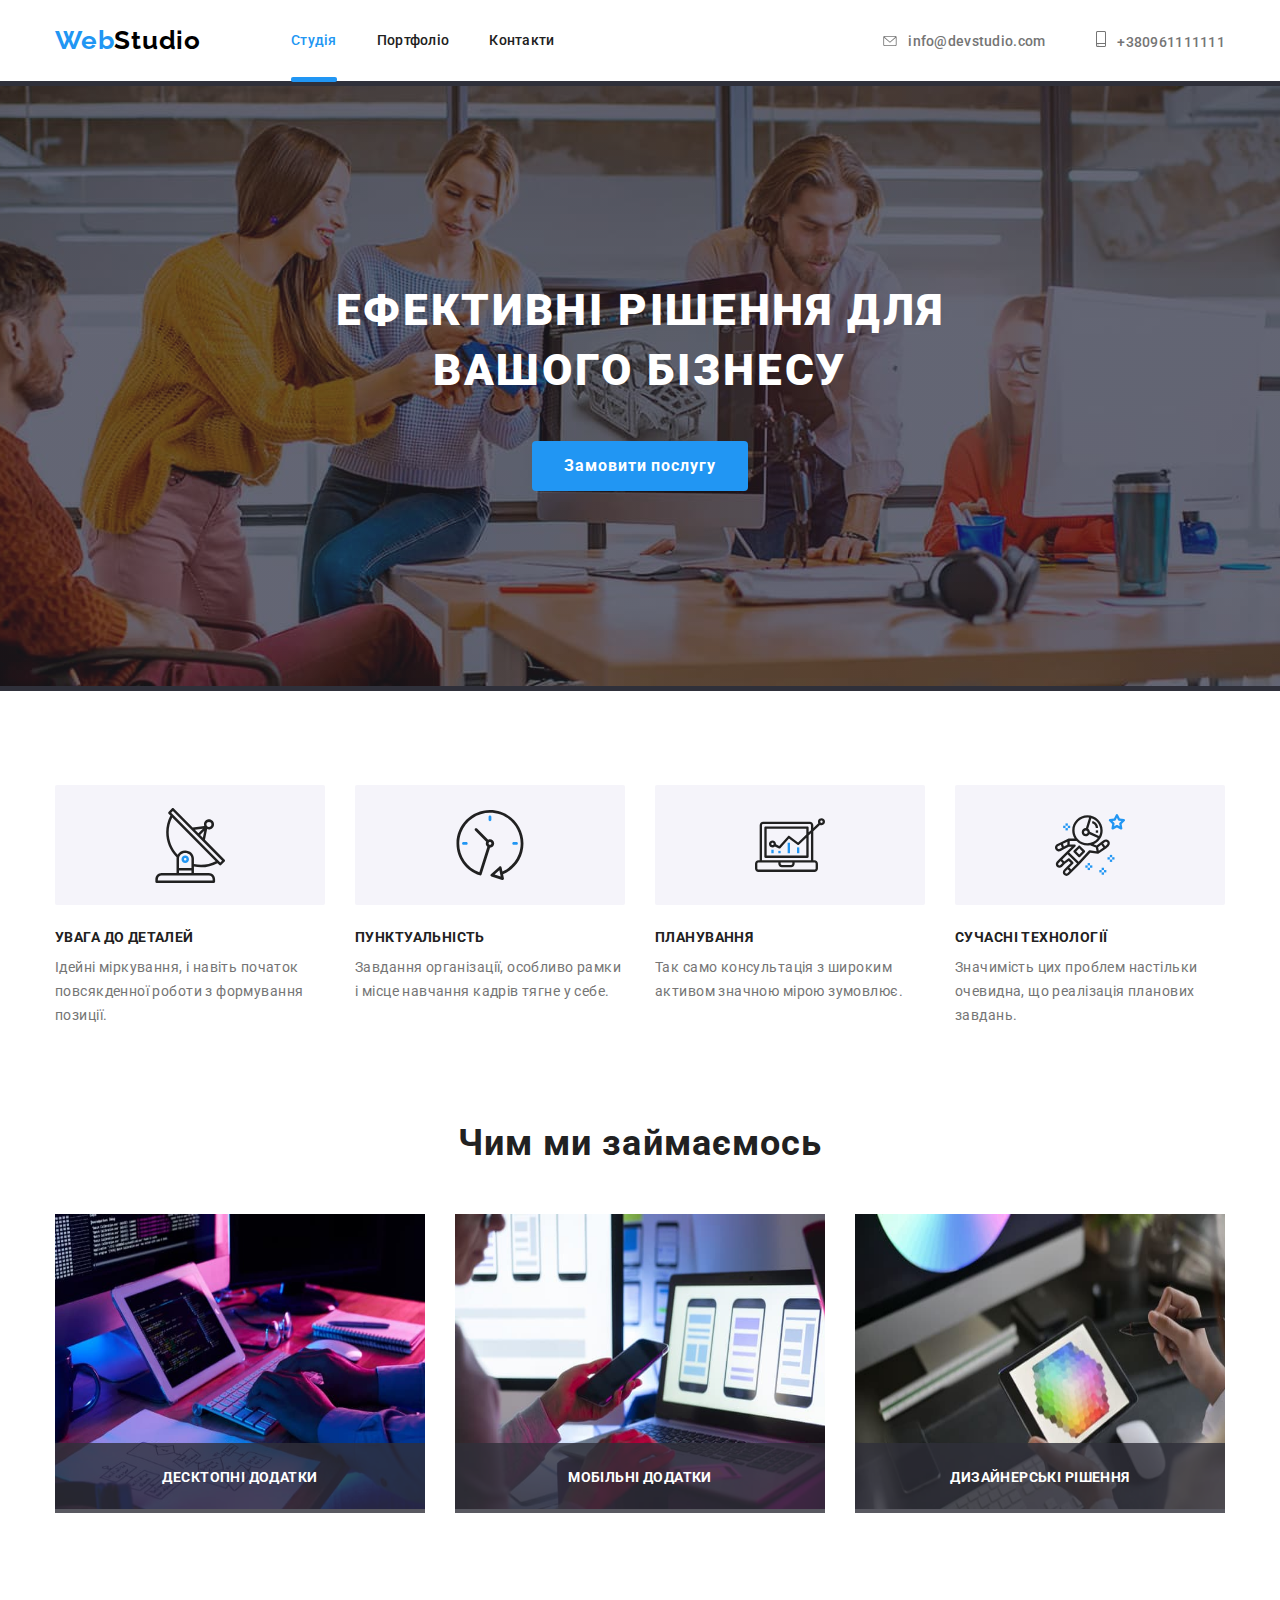
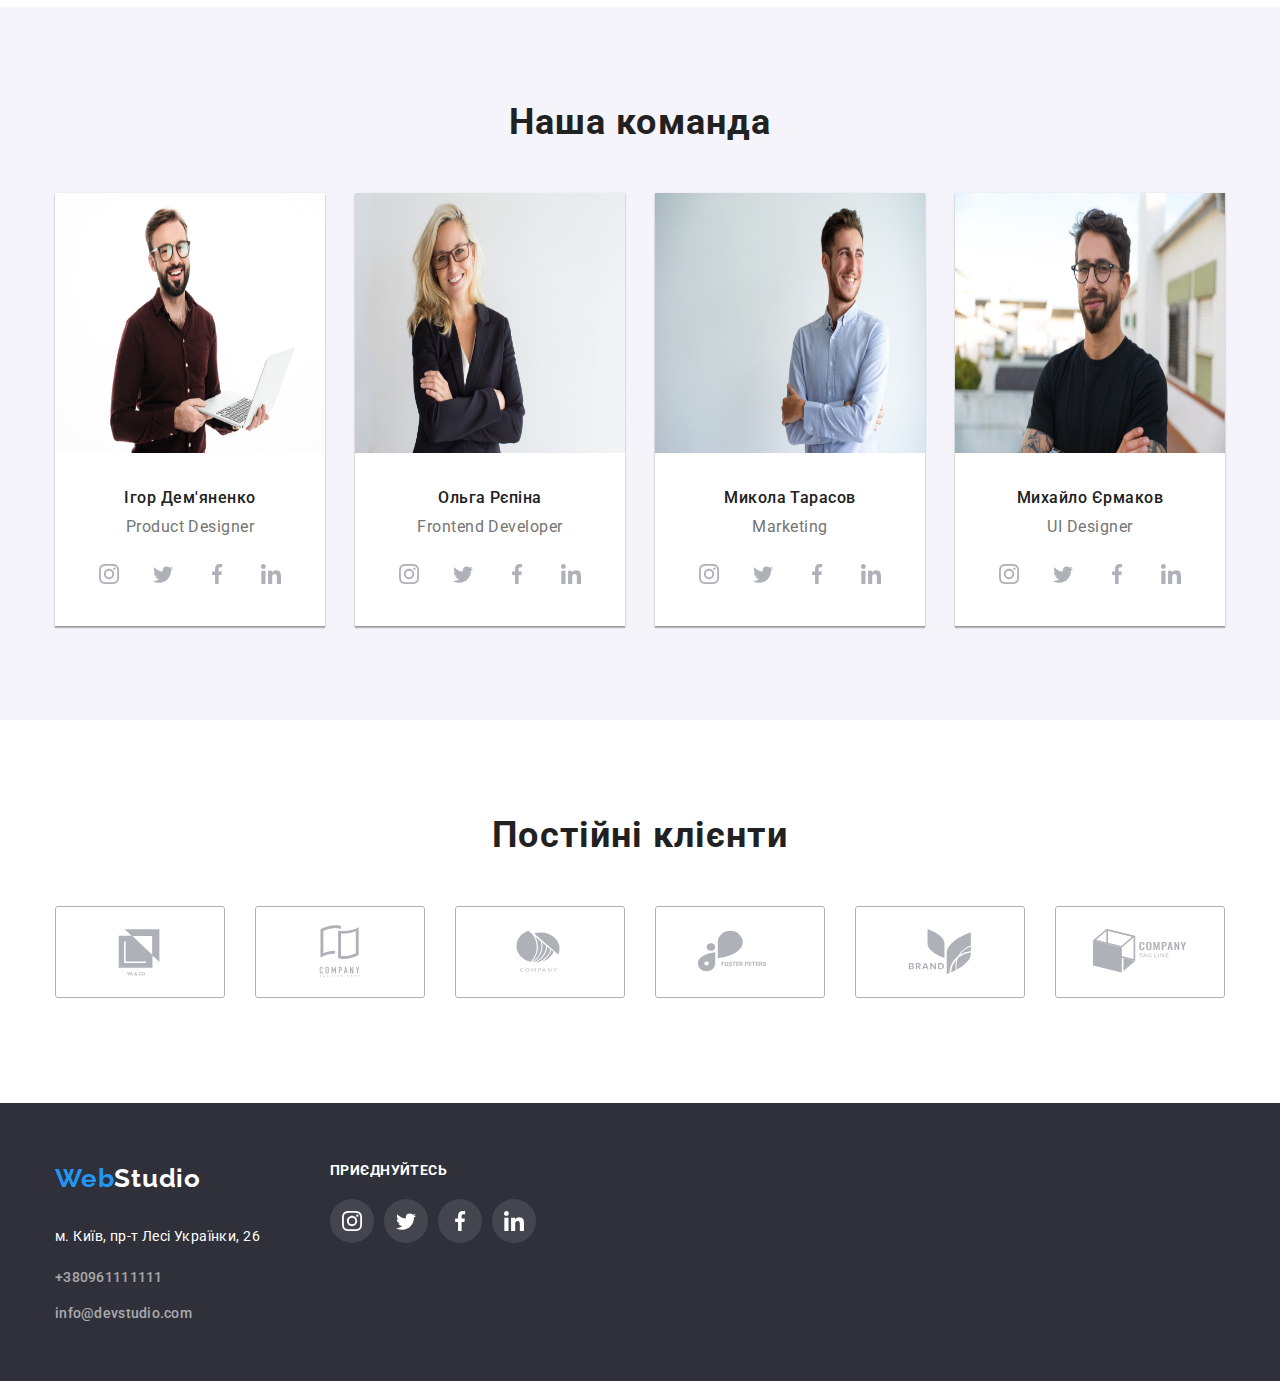
<file: index.html>
<!DOCTYPE html>
<html lang="uk">
<head>
    <meta charset="UTF-8">
    <meta http-equiv="X-UA-Compatible" content="IE=edge">
    <meta name="viewport" content="width=device-width, initial-scale=1.0">
    <link rel="stylesheet" href="./css/styles.css" type="text/css">
    <link href="https://fonts.googleapis.com/css2?family=Raleway:wght@700&display=swap" rel="stylesheet">
    <link href="https://fonts.googleapis.com/css2?family=Roboto:wght@400;500;700;900&display=swap" rel="stylesheet">
    <link rel="stylesheet" href="https://cdnjs.cloudflare.com/ajax/libs/modern-normalize/1.1.0/modern-normalize.min.css">
    <title>Студія</title>
</head>
    <body>
        <header class="page-header">
            <div class="header-content container">
                <a href="./index.html" class="logo"><span class="logo-color">Web</span>Studio</a>
                <nav class="site-nav">
                    <ul class="site-nav-list">
                        <li class="site-nav-list-item"><a href="./index.html" class="site-nav-list-item-link current" >Cтудія</a></li>
                        <li class="site-nav-list-item"><a href="./portfolio.html" class="site-nav-list-item-link">Портфоліо</a></li>
                        <li class="site-nav-list-item"><a href="#" class="site-nav-list-item-link">Контакти</a></li>
                    </ul>
                </nav>
                <div class="contacts">
                    <a href="info@devstudio.com" class="mail">
                        <svg class="mail-icon">
                            <use href="./images/icons.svg#mail"></use>
                        </svg>info@devstudio.com
                    </a>
                    <a href="tel:+380961111111" class="tel">
                        <svg class="tel-icon">
                            <use href="./images/icons.svg#smartphone"></use>
                        </svg>+380961111111
                    </a>
                </div>  
            </div>
         </header>
        <main class="main">
            <section class="main-effect section">
                <div class="container">
                    <h1 class="main-effect-title">ЕФЕКТИВНІ РІШЕННЯ ДЛЯ <br> ВАШОГО БІЗНЕСУ</h1>
                    <button type="button" class="main-effect-button" data-modal-open>Замовити послугу</button>
                </div>
            </section>
            <section class="qualities section">
                <div class="container">
                    <ul class="qualities-list">
                        <li class="qualities-list-item group">
                            <h3 class="qualities-list-item-article">Увага до деталей</h3>
                            <p class="qualities-list-item-article-text">Ідейні міркування, і навіть початок повсякденної роботи з формування позиції.</p>
                        </li>
                        <li class="qualities-list-item clock">
                            <h3 class="qualities-list-item-article">Пунктуальність</h3>
                            <p class="qualities-list-item-article-text">Завдання організації, особливо рамки і місце навчання кадрів тягне у себе.</p>
                        </li>
                        <li class="qualities-list-item diagram">
                            <h3 class="qualities-list-item-article">Планування</h3>                            <p class="qualities-list-item-article-text">Так само консультація з широким активом значною мірою зумовлює.</p>
                        </li>
                        <li class="qualities-list-item astronaut">
                            <h3 class="qualities-list-item-article">Сучасні технології</h3>
                            <p class="qualities-list-item-article-text">Значимість цих проблем настільки очевидна, що реалізація планових завдань.</p>
                        </li>
                    </ul>
                </div>
            </section>
            <section class="employment section">
                <div class="container">
                    <h2 class="employment-headline">Чим ми займаємось</h2>
                    <ul class="employment-list">
                        <li class="employment-list-item">
                            <img src="images/1.jpg" alt="програміст працює за столом" width="370" height="295" class="employment-list-item-image">
                            <p class="employment-list-item-text">десктопні додатки</p>
                        </li>
                        <li class="employment-list-item employment-list-item2">
                            <img src="images/2.jpg" alt="дизайнер розробляє зовнішній виглад додатку на смартфон" width="370" height="295" class="employment-list-item-image">
                            <p class="employment-list-item-text">мобільні додатки</p>
                        </li>
                        <li class="employment-list-item">
                            <img src="images/3.jpg" alt="робота з палітрою кольорів" width="370" height="295" class="employment-list-item-image">
                            <p class="employment-list-item-text">дизайнерські рішення</p>
                        </li>
                    </ul>
                </div>
            </section>
            <section class="team section">
                <div class="container">
                    <h2 class="team-headline">Наша команда</h2>
                    <ul class="team-list">
                        <li class="team-list-item">
                            <img src="images/1team.jpg" alt="Ігор Дем'яненко" width="270" height="260" class="team-list-item-image">
                            <div class="team-list-item-block">
                                <h3 class="team-list-item-headline">Ігор Дем'яненко</h3>
                                <p class="team-list-item-article">Product Designer</p>
                                <ul class="social">
                                    <li class="social-item">
                                        <a href="#" class="social-link">
                                            <svg viewBox="0 0 100 100" width="20px" class="social-icon">
                                                <use href="./images/icons.svg#instagram"></use>
                                            </svg>
                                        </a>
                                    </li>
                                    <li class="social-item">
                                        <a href="#" class="social-link">
                                            <svg viewBox="0 0 100 100" width="20px" class="social-icon">
                                                <use href="./images/icons.svg#twitter"></use>
                                            </svg>
                                        </a>
                                    </li>
                                    <li class="social-item">
                                        <a href="#" class="social-link">
                                            <svg viewBox="0 0 100 100" width="20px" class="social-icon">
                                                <use href="./images/icons.svg#facebook"></use>
                                            </svg>
                                        </a>
                                    </li>
                                    <li class="social-item">
                                        <a href="#" class="social-link">
                                            <svg viewBox="0 0 100 100" width="20px" class="social-icon">
                                                <use href="./images/icons.svg#linkedin"></use>
                                            </svg>
                                        </a>
                                    </li>
                                </ul>
                            </div>
                        </li>
                        <li class="team-list-item">
                            <img src="images/2team.jpg" alt="Ольга Рєпіна" width="270" height="260" class="team-list-item-image">
                            <div class="team-list-item-block">
                                <h3 class="team-list-item-headline">Ольга Рєпіна</h3>
                                <p class="team-list-item-article">Frontend Developer</p>
                                <ul class="social">
                                    <li class="social-item">
                                        <a href="#" class="social-link">
                                            <svg viewBox="0 0 100 100" width="20px" class="social-icon">
                                                <use href="./images/icons.svg#instagram"></use>
                                            </svg>
                                        </a>
                                    </li>
                                    <li class="social-item">
                                        <a href="#" class="social-link">
                                            <svg viewBox="0 0 100 100" width="20px" class="social-icon">
                                                <use href="./images/icons.svg#twitter"></use>
                                            </svg>
                                        </a>
                                    </li>
                                    <li class="social-item">
                                        <a href="#" class="social-link">
                                            <svg viewBox="0 0 100 100" width="20px" class="social-icon">
                                                <use href="./images/icons.svg#facebook"></use>
                                            </svg>
                                        </a>
                                    </li>
                                    <li class="social-item">
                                        <a href="#" class="social-link">
                                            <svg viewBox="0 0 100 100" width="20px" class="social-icon">
                                                <use href="./images/icons.svg#linkedin"></use>
                                            </svg>
                                        </a>
                                    </li>
                                </ul>
                            </div>
                        </li>
                        <li class="team-list-item">
                            <img src="images/3team.jpg" alt="Микола Тарасов" width="270" height="260" class="team-list-item-image">
                            <div class="team-list-item-block"><h3 class="team-list-item-headline">Микола Тарасов</h3>
                                <p class="team-list-item-article">Marketing</p>
                                <ul class="social">
                                    <li class="social-item">
                                        <a href="#" class="social-link">
                                            <svg viewBox="0 0 100 100" width="20px" class="social-icon">
                                                <use href="./images/icons.svg#instagram"></use>
                                            </svg>
                                        </a>
                                    </li>
                                    <li class="social-item">
                                        <a href="#" class="social-link">
                                            <svg viewBox="0 0 100 100" width="20px" class="social-icon">
                                                <use href="./images/icons.svg#twitter"></use>
                                            </svg>
                                        </a>
                                    </li>
                                    <li class="social-item">
                                        <a href="#" class="social-link">
                                            <svg viewBox="0 0 100 100" width="20px" class="social-icon">
                                                <use href="./images/icons.svg#facebook"></use>
                                            </svg>
                                        </a>
                                    </li>
                                    <li class="social-item">
                                        <a href="#" class="social-link">
                                            <svg viewBox="0 0 100 100" width="20px" class="social-icon">
                                                <use href="./images/icons.svg#linkedin"></use>
                                            </svg>
                                        </a>
                                    </li>
                                </ul>
                            </div>
                        </li>
                        <li class="team-list-item">
                            <img src="images/4team.jpg" alt="Михайло Єрмаков" width="270" height="260" class="team-list-item-image">
                            <div class="team-list-item-block">
                                <h3 class="team-list-item-headline">Михайло Єрмаков</h3>
                                <p class="team-list-item-article">UI Designer</p>
                                <ul class="social">
                                    <li class="social-item">
                                        <a href="#" class="social-link">
                                            <svg viewBox="0 0 100 100" width="20px" class="social-icon">
                                                <use href="./images/icons.svg#instagram"></use>
                                            </svg>
                                        </a>
                                    </li>
                                    <li class="social-item">
                                        <a href="#" class="social-link">
                                            <svg viewBox="0 0 100 100" width="20px" class="social-icon">
                                                <use href="./images/icons.svg#twitter"></use>
                                            </svg>
                                        </a>
                                    </li>
                                    <li class="social-item">
                                        <a href="#" class="social-link">
                                            <svg viewBox="0 0 100 100" width="20px" class="social-icon">
                                                <use href="./images/icons.svg#facebook"></use>
                                            </svg>
                                        </a>
                                    </li>
                                    <li class="social-item">
                                        <a href="#" class="social-link">
                                            <svg viewBox="0 0 100 100" width="20px" class="social-icon">
                                                <use href="./images/icons.svg#linkedin"></use>
                                            </svg>
                                        </a>
                                    </li>
                                </ul>
                            </div>
                        </li>
                    </ul>
                </div>
            </section>
            <section class="clients section">
                <div class="container">
                    <h2 class="clients-headline">Постійні клієнти</h2>
                    <ul class="clients-list">
                        <li class="clients-list-item">
                            <a href="#" class="clients-list-item-link">
                                <svg viewBox="0 0 100 100"  width="106" hight="60" class="clients-logo">
                                    <use href="./images/icons.svg#Logo-1"></use>
                                </svg>
                            </a>
                        </li>
                        <li class="clients-list-item">
                            <a href="#" class="clients-list-item-link">
                                <svg viewBox="0 0 100 100"  width="106" hight="60" class="clients-logo">
                                    <use href="./images/icons.svg#Logo-2"></use>
                                </svg>
                            </a>
                        </li>
                        <li class="clients-list-item">
                            <a href="#" class="clients-list-item-link">
                                <svg viewBox="0 0 100 100" width="106" hight="60" class="clients-logo">
                                    <use href="./images/icons.svg#Logo-3"></use>
                                </svg>
                            </a>
                        </li>
                        <li class="clients-list-item">
                            <a href="#" class="clients-list-item-link">
                                <svg viewBox="0 0 100 100"  width="106" hight="60" class="clients-logo">
                                    <use href="./images/icons.svg#Logo-4"></use>
                                </svg>
                            </a>
                        </li>
                        <li class="clients-list-item">
                            <a href="#" class="clients-list-item-link">
                                <svg viewBox="0 0 100 100"  width="106" hight="60" class="clients-logo">
                                    <use href="./images/icons.svg#Logo-5"></use>
                                </svg>
                            </a>
                        </li>
                        <li class="clients-list-item">
                            <a href="#" class="clients-list-item-link">
                                <svg viewBox="0 0 100 100"  width="106" hight="60" class="clients-logo">
                                    <use href="./images/icons.svg#Logo-6"></use>
                                </svg>
                            </a>
                        </li>
                    </ul>
                </div>

            </section>
             
            <!-- модальное окно -->
            <div class="backdrop is-hidden" data-modal>
                <div class="modal">
                    <button type="button" class="modal-close" data-modal-close>
                        <svg  viewBox="0 0 64 64" class="close" width="30px" hight="30px">
                            <use href="./images/icons.svg#close"></use>
                        </svg>
                    </button>
                </div>
            </div>
        
        </main>
        <footer class="page-footer">
            <div class="container">
                <div class="page-footer-contacts">
                    <a href="./index.html" class="footer-logo"><span class="logo-color">Web</span>Studio</a>
                    <address class="page-footer-adress">м. Київ, пр-т Лесі Українки, 26</address>
                    <a href="tel:+380961111111" class="tel footer-tel">+380961111111</a>
                    <a href="info@devstudio.com" class="mail footer-mail">info@devstudio.com</a>
                </div>
            
                <div class="footer-socials">
                    <h3 class="footer-socials-headline">
                        Приєднуйтесь
                    </h3>
                    <ul class="footer-social-list">
                        <li class="footer-social-item">
                            <a href="#" class="footer-social-link">
                                <svg viewBox="0 0 100 100" width="20px" class="footer-social-icon">
                                    <use href="./images/icons.svg#instagram"></use>
                                </svg>
                            </a>
                        </li>
                        <li class="footer-social-item">
                            <a href="#" class="footer-social-link">
                                <svg viewBox="0 0 100 100" width="20px" class="footer-social-icon">
                                    <use href="./images/icons.svg#twitter"></use>
                                </svg>
                            </a>
                        </li>
                        <li class="footer-social-item">
                            <a href="#" class="footer-social-link">
                                <svg viewBox="0 0 100 100" width="20px" class="footer-social-icon">
                                    <use href="./images/icons.svg#facebook"></use>
                                </svg>
                            </a>
                        </li>
                        <li class="footer-social-item">
                            <a href="#" class="footer-social-link">
                                <svg viewBox="0 0 100 100" width="20px" class="footer-social-icon">
                                    <use href="./images/icons.svg#linkedin"></use>
                                </svg>
                            </a>
                        </li>
                    </ul>
                </div>
            </div>
        </footer>
        <script  src="./js/modal.js"></script>       
    </body>
</html>
</file>
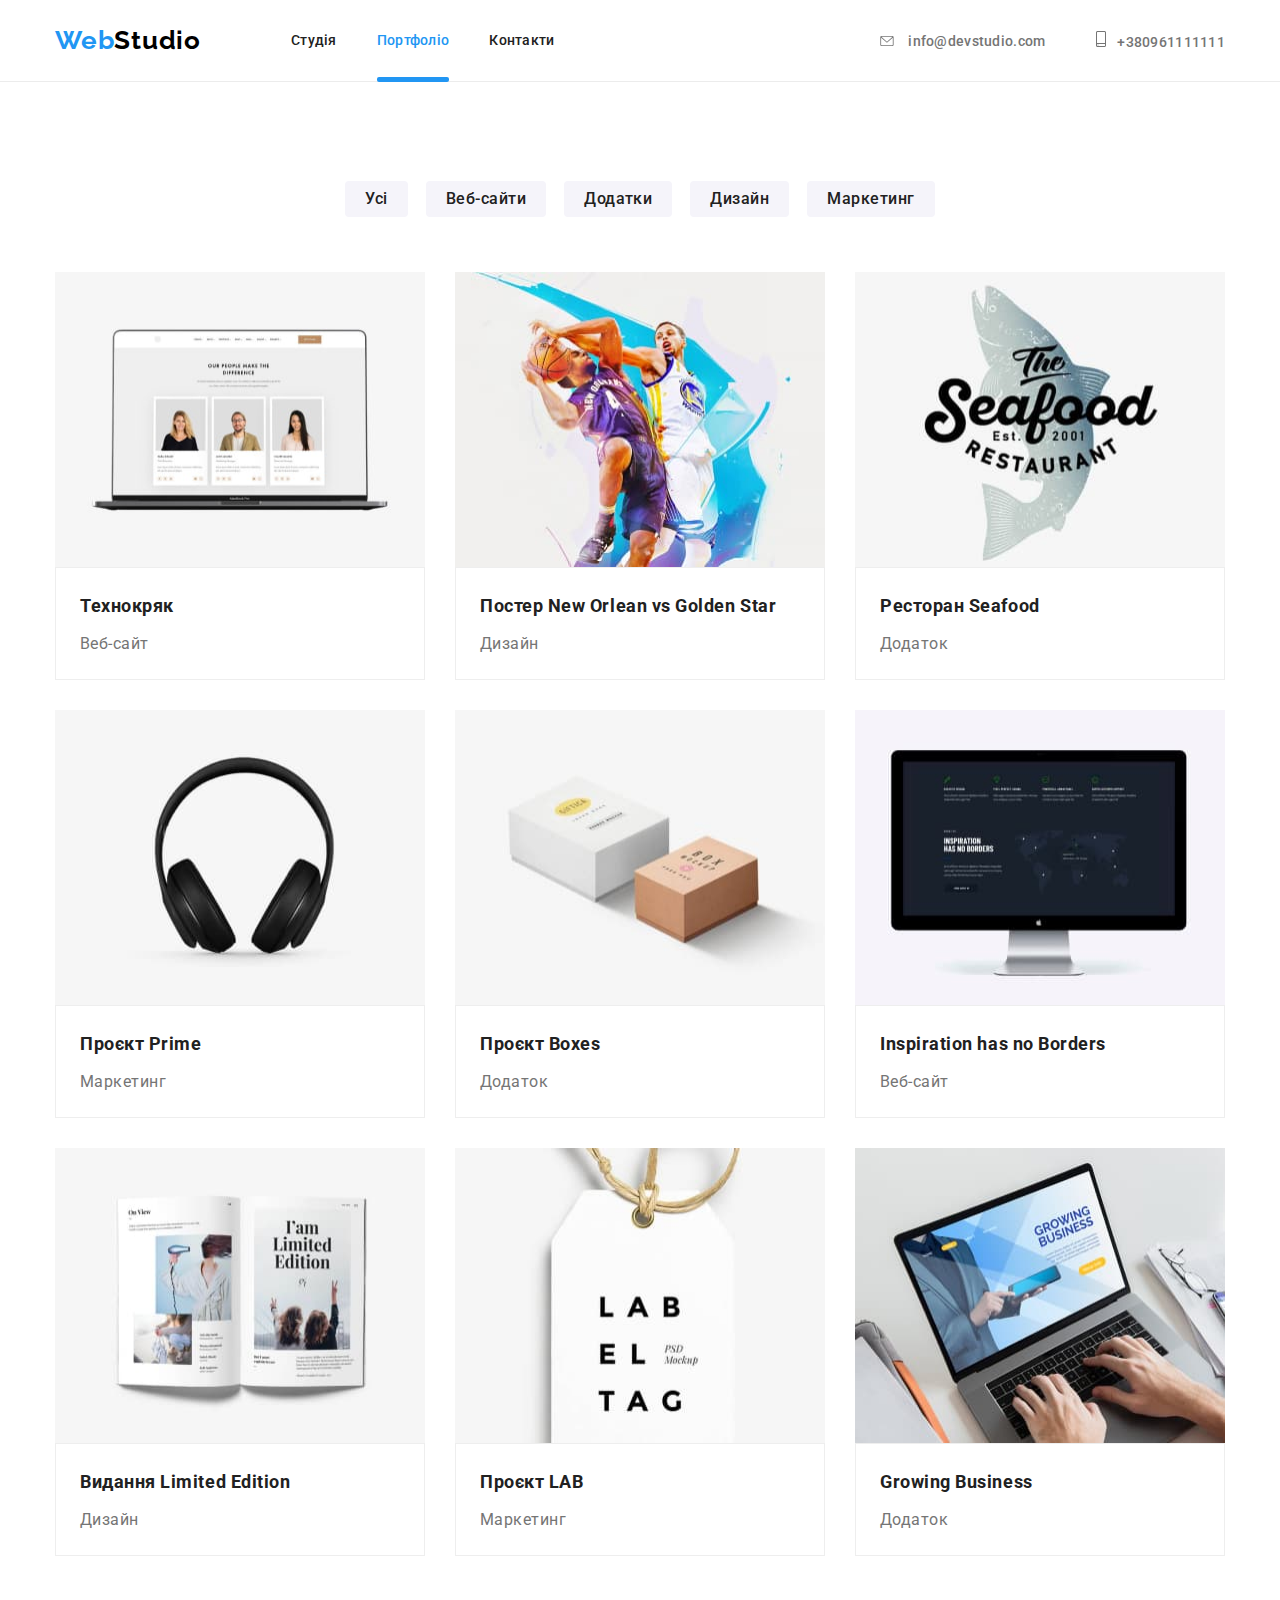
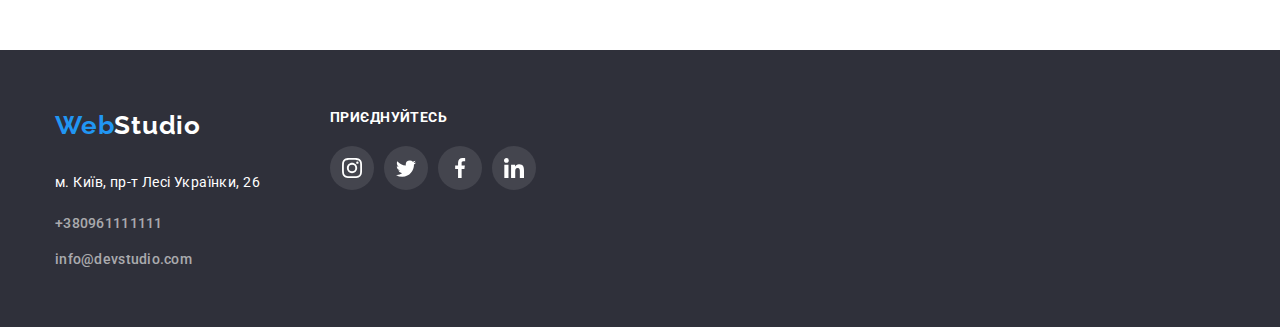
<file: portfolio.html>
<!DOCTYPE html>
<html lang="uk">
<head>
    <meta charset="UTF-8">
    <meta http-equiv="X-UA-Compatible" content="IE=edge">
    <meta name="viewport" content="width=device-width, initial-scale=1.0">
    <link rel="stylesheet" href="./css/styles.css" type="text/css">
    <link href="https://fonts.googleapis.com/css2?family=Raleway:wght@700&display=swap" rel="stylesheet">
    <link href="https://fonts.googleapis.com/css2?family=Roboto:wght@400;500;700;900&display=swap" rel="stylesheet">
    <link rel="stylesheet" href="https://cdnjs.cloudflare.com/ajax/libs/modern-normalize/1.1.0/modern-normalize.min.css">
    <title>Портфоліо</title>
</head>
<body>
    <header class="page-header portfolio-page-header">
        <div class="container">
            <div class="header-content">
                <a href="./index.html" class="logo"><span class="logo-color">Web</span>Studio</a>
                <nav class="site-nav">
                    <ul class="site-nav-list">
                        <li class="site-nav-list-item"><a href="./index.html" class="site-nav-list-item-link" >Cтудія</a></li>
                        <li class="site-nav-list-item"><a href="./portfolio.html" class="site-nav-list-item-link current">Портфоліо</a></li>
                        <li class="site-nav-list-item"><a href="#" class="site-nav-list-item-link">Контакти</a></li>
                    </ul>
                </nav>
                <div class="contacts">
                    <a href="info@devstudio.com" class="mail">
                        <svg class="mail-icon">
                            <use href="./images/icons.svg#mail"></use>
                        </svg>
                        info@devstudio.com</a>
                    <a href="tel:+380961111111" class="tel">
                        <svg class="tel-icon">
                            <use href="./images/icons.svg#smartphone"></use>
                        </svg>+380961111111
                    </a>
                </div>
            </div>
        </div>
    </header>
    <main class="portfolio-main">
        <section class="section">
            <div class="container">
                <ul class="portfolio-list">
                    <li class="portfolio-list-item"><button type="button" class="portfolio-list-item-button">Усі</button></li>
                    <li class="portfolio-list-item"><button type="button" class="portfolio-list-item-button">Веб-сайти</button></li>
                    <li class="portfolio-list-item"><button type="button" class="portfolio-list-item-button">Додатки</button></li>
                    <li class="portfolio-list-item"><button type="button" class="portfolio-list-item-button">Дизайн</button></li>
                    <li class="portfolio-list-item"><button type="button" class="portfolio-list-item-button">Маркетинг</button></li>
                </ul>
                <ul class="portfolio-projects">
                    <li class="portfolio-projects-item">
                        <a href="#" class="portfolio-projects-item-link">
                            <div class="portfolio-thumb">
                                <img class="portfolio-projects-item-image" src="./images/project1.jpg" alt="ноутбук з сайтом" width="370" height="295">
                                <div class="portfolio-projects-item-overlay"><p class="portfolio-projects-item-overlay-text">Ресурс пропонує комплексні пропозиції з різним рівнем функціоналу та сервісів. Все це дозволить відвідувачу отримати вичерпні відомості про компанію чи приватну особу.</p>
                                </div>
                            </div>    
                            <div class="portfolio-projects-item-container">
                                <h3 class="portfolio-projects-item-headline">Технокряк</h3>
                                <p class="portfolio-projects-item-text">Веб-сайт</p>
                            </div>        
                        </a>
                    </li>
                    <li class="portfolio-projects-item">
                        <a href="#" class="portfolio-projects-item-link">
                            <div class="portfolio-thumb">
                                <img class="portfolio-projects-item-image" src="./images/project2.jpg" alt="постер баскетболістів" width="370" height="295">
                                <div class="portfolio-projects-item-overlay"><p class="portfolio-projects-item-overlay-text">Ресурс пропонує комплексні пропозиції з різним рівнем функціоналу та сервісів. Все це дозволить відвідувачу отримати вичерпні відомості про компанію чи приватну особу.</p>
                                </div>
                            </div>    
                            <div class="portfolio-projects-item-container">
                                <h3 class="portfolio-projects-item-headline">Постер New Orlean vs Golden Star</h3>
                                <p class="portfolio-projects-item-text">Дизайн</p>
                            </div>
                        </a>
                    </li>
                    <li class="portfolio-projects-item">
                        <a href="#" class="portfolio-projects-item-link">
                            <div class="portfolio-thumb">
                                <img class="portfolio-projects-item-image" src="./images/project3.jpg" alt="логотип ресторану морської кухні" width="370" height="295">
                                <div class="portfolio-projects-item-overlay"><p class="portfolio-projects-item-overlay-text">Ресурс пропонує комплексні пропозиції з різним рівнем функціоналу та сервісів. Все це дозволить відвідувачу отримати вичерпні відомості про компанію чи приватну особу.</p>
                                </div>
                            </div>    
                        <div class="portfolio-projects-item-container">
                            <h3 class="portfolio-projects-item-headline">Ресторан Seafood</h3>
                            <p class="portfolio-projects-item-text">Додаток</p>
                        </div>
                        </a>
                    </li>
                    <li class="portfolio-projects-item">
                        <a href="#" class="portfolio-projects-item-link">
                            <div class="portfolio-thumb">
                                <img class="portfolio-projects-item-image" src="./images/project4.jpg" alt="навушники" width="370" height="295">
                                <div class="portfolio-projects-item-overlay"><p class="portfolio-projects-item-overlay-text">Ресурс пропонує комплексні пропозиції з різним рівнем функціоналу та сервісів. Все це дозволить відвідувачу отримати вичерпні відомості про компанію чи приватну особу.</p>
                                </div>
                            </div>                            
                        <div class="portfolio-projects-item-container">
                            <h3 class="portfolio-projects-item-headline">Проєкт Prime</h3>
                            <p class="portfolio-projects-item-text">Маркетинг</p>
                        </div>
                        </a>
                    </li>
                    <li class="portfolio-projects-item">
                        <a href="#" class="portfolio-projects-item-link">
                            <div class="portfolio-thumb">
                                <img class="portfolio-projects-item-image" src="./images/project5.jpg" alt="дві коробки" width="370" height="295">
                                <div class="portfolio-projects-item-overlay"><p class="portfolio-projects-item-overlay-text">Ресурс пропонує комплексні пропозиції з різним рівнем функціоналу та сервісів. Все це дозволить відвідувачу отримати вичерпні відомості про компанію чи приватну особу.</p>
                                </div>
                            </div>                            
                        <div class="portfolio-projects-item-container">
                            <h3 class="portfolio-projects-item-headline">Проєкт Boxes</h3>
                            <p class="portfolio-projects-item-text">Додаток</p>
                        </div>
                        </a>
                    </li>
                    <li class="portfolio-projects-item">
                        <a href="#" class="portfolio-projects-item-link">
                            <div class="portfolio-thumb">
                                <img class="portfolio-projects-item-image" src="./images/project6.jpg" alt="монітор" width="370" height="295">
                                <div class="portfolio-projects-item-overlay"><p class="portfolio-projects-item-overlay-text">Ресурс пропонує комплексні пропозиції з різним рівнем функціоналу та сервісів. Все це дозволить відвідувачу отримати вичерпні відомості про компанію чи приватну особу.</p>
                                </div>
                            </div>                            
                        <div class="portfolio-projects-item-container">
                            <h3 class="portfolio-projects-item-headline">Inspiration has no Borders</h3>
                            <p class="portfolio-projects-item-text">Веб-сайт</p>
                        </div>
                        </a>
                    </li>
                    <li class="portfolio-projects-item">
                        <a href="#" class="portfolio-projects-item-link">
                            <div class="portfolio-thumb">
                                <img class="portfolio-projects-item-image" src="./images/project7.jpg" alt="розгорнута книга" width="370" height="295">
                                <div class="portfolio-projects-item-overlay"><p class="portfolio-projects-item-overlay-text">Ресурс пропонує комплексні пропозиції з різним рівнем функціоналу та сервісів. Все це дозволить відвідувачу отримати вичерпні відомості про компанію чи приватну особу.</p>
                                </div>
                            </div>                            
                        <div class="portfolio-projects-item-container">
                            <h3 class="portfolio-projects-item-headline">Видання Limited Edition</h3>
                            <p class="portfolio-projects-item-text">Дизайн</p>
                        </div>
                        </a>
                    </li>
                    <li class="portfolio-projects-item">
                        <a href="#" class="portfolio-projects-item-link">
                            <div class="portfolio-thumb">
                                <img class="portfolio-projects-item-image" src="./images/project8.jpg" alt="бірка" width="370" height="295">
                                <div class="portfolio-projects-item-overlay"><p class="portfolio-projects-item-overlay-text">Ресурс пропонує комплексні пропозиції з різним рівнем функціоналу та сервісів. Все це дозволить відвідувачу отримати вичерпні відомості про компанію чи приватну особу.</p>
                                </div>
                            </div>                            
                        <div class="portfolio-projects-item-container">
                            <h3 class="portfolio-projects-item-headline">Проєкт LAB</h3>
                            <p class="portfolio-projects-item-text">Маркетинг</p>
                        </div>
                        </a>
                    </li>
                    <li class="portfolio-projects-item">
                        <a href="#" class="portfolio-projects-item-link">
                            <div class="portfolio-thumb">
                                <img class="portfolio-projects-item-image" src="./images/project9.jpg" alt="руки на клавіатурі ноутбука" width="370" height="295">
                                <div class="portfolio-projects-item-overlay"><p class="portfolio-projects-item-overlay-text">Ресурс пропонує комплексні пропозиції з різним рівнем функціоналу та сервісів. Все це дозволить відвідувачу отримати вичерпні відомості про компанію чи приватну особу.</p>
                                </div>
                            </div>                            
                        <div class="portfolio-projects-item-container">
                            <h3 class="portfolio-projects-item-headline">Growing Business</h3>
                            <p class="portfolio-projects-item-text">Додаток</p>
                        </div>
                        </a>
                    </li>
                </ul>
            </div>
        </section>
     </main>
     <footer class="page-footer">
        <div class="container">
            <div class="page-footer-contacts">
                <a href="./index.html" class="footer-logo"><span class="logo-color">Web</span>Studio</a>
                <address class="page-footer-adress">м. Київ, пр-т Лесі Українки, 26</address>
                <a href="tel:+380961111111" class="tel footer-tel">+380961111111</a>
                <a href="info@devstudio.com" class="mail footer-mail">info@devstudio.com</a>
            </div>
        
            <div class="footer-socials">
                <h3 class="footer-socials-headline">
                    Приєднуйтесь
                </h3>
                <ul class="footer-social-list">
                    <li class="footer-social-item">
                        <a href="#" class="footer-social-link">
                            <svg viewBox="0 0 100 100" width="20px" class="footer-social-icon">
                                <use href="./images/icons.svg#instagram"></use>
                            </svg>
                        </a>
                    </li>
                    <li class="footer-social-item">
                        <a href="#" class="footer-social-link">
                            <svg viewBox="0 0 100 100" width="20px" class="footer-social-icon">
                                <use href="./images/icons.svg#twitter"></use>
                            </svg>
                        </a>
                    </li>
                    <li class="footer-social-item">
                        <a href="#" class="footer-social-link">
                            <svg viewBox="0 0 100 100" width="20px" class="footer-social-icon">
                                <use href="./images/icons.svg#facebook"></use>
                            </svg>
                        </a>
                    </li>
                    <li class="footer-social-item">
                        <a href="#" class="footer-social-link">
                            <svg viewBox="0 0 100 100" width="20px" class="footer-social-icon">
                                <use href="./images/icons.svg#linkedin"></use>
                            </svg>
                        </a>
                    </li>
                </ul>
            </div>
        </div>
    </footer>
</body>
</html>
</file>
<file: css/styles.css>
h1,h2,h3,h4,h5,h6,p,ul{
    margin:0;
    padding:0;
}

*,
*::before,
*::after {
  box-sizing: border-box;
}

body {
    font-family: 'Roboto';
    --headline-color: #212121;
    --article-color: #757575;
    --brand-color: #2196F3;
    margin: 0px;
}

/* шапка */
.page-header {
    background-color: #ffffff;
    width: 100%;
    padding-top: 25px;
    padding-bottom: 25px;
}

.container {
    width: 1200px;
    margin: 0 auto;
    padding: 0 15px;
}

.section {
    padding: 94px 0;
}

.header-content {
    display: flex;
    align-items: center;
    align-content: center;
    justify-content: flex-start;
}

.logo {
    font-family: 'Raleway';
    font-weight: 700;
    font-size: 26px;
    line-height: 1.2;
    letter-spacing: 0.03em;
    text-decoration: none;
    color : #000000;
    display: inline-block;
    padding: 0px;
    margin-right: 90px;
}

.logo-color {
    color: var(--brand-color);
}

.site-nav-list {
    list-style: none;
    display: flex;
    
}

.site-nav-list-item {
    margin-right: 40px;
    position: relative;
    
}

.site-nav-list-item-link {
    text-decoration: none;
    color: var(--headline-color);
    font-family: 'Roboto';
    font-weight: 500;
    font-size: 14px;
    line-height: 1.15;
    letter-spacing: 0.02em;
    padding: 15px 0;
    transition: color 250ms cubic-bezier(0.4, 0, 0.2, 1);
}

.site-nav-list-item-link:hover, .site-nav-list-item-link:focus {
    color: var(--brand-color);
}

.site-nav-list-item-link.current {
    color: var(--brand-color);
}

.site-nav-list-item-link.current::after {
    content: '';
    display: block;
    position: absolute;
    bottom: -32px;
    left: 0;
    width: 100%;
    height: 5px;
    background-color: var(--brand-color);
    border-radius: 2px;
}


.contacts {
    display: flex;
    margin-left: auto;
    align-items: center;
    align-content: center;
}

.tel {
    font-family: 'Roboto';
    font-weight: 500;
    font-size: 14px;
    line-height: 1.15;
    letter-spacing: 0.02em;
    color: var(--article-color);
    text-decoration: none;
    transition: color 250ms cubic-bezier(0.4, 0, 0.2, 1);
}

.tel-icon {
    width: 12px;
    height: 16px;
    margin-right: 10px;
    fill: currentColor;
}

.mail {
    font-family: 'Roboto';
    font-weight: 500;
    font-size: 14px;
    line-height: 1.15;
    letter-spacing: 0.02em;
    text-decoration: none;
    color: var(--article-color);
    margin-right: 50px;
    transition: color 250ms cubic-bezier(0.4, 0, 0.2, 1);
}

.mail-icon {
    width: 16px;
    height: 10px;
    margin-right: 10px;
    fill: currentColor;
}

.mail:hover, .mail:focus {
    color: var(--brand-color);
}

.tel:hover, .tel:focus {
    color: var(--brand-color);
}


/* друга секція */
.main {
    width: 100%;
}

.main-effect {
    background-color: #2F303A;
    width: 100%;
    text-align: center;
    background-image: linear-gradient(to right, rgba(47, 48, 58, 0.4), rgba(47, 48, 58, 0.4)),
    url('../images/background (1).jpg');
    background-size: 1600px cover;
    background-repeat: no-repeat;
    background-position: center;    
}

.main-effect .container {
    display: flex;
    flex-wrap: wrap;
    align-items: center;
    justify-content: center;
    flex-direction: column;

}

.main .main-effect {
    padding: 200px 0;
    min-height: 600px;
}

.main-effect-title {
    font-family: 'Roboto';
    font-weight: 900;
    font-size: 44px;
    line-height: 1.36;
    letter-spacing: 0.06em;
    color: #ffffff;
    margin-bottom: 40px;
    text-transform: uppercase;
}

.main-effect-button {
    font-family: 'Roboto';
    font-weight: 700;
    font-size: 16px;
    line-height: 1.87;
    letter-spacing: 0.06em;
    min-width: 170px;
    height: 50px;
    color: #ffffff;
    background-color: var(--brand-color);
    border: none;
    border-radius: 4px;
    cursor: pointer;
    padding: 10px 32px;
}


/* третя секція */
.qualities-list {
    list-style: none;
    display: flex;
}

.qualities-list-item {
    width: 270px;    
}

.qualities-list-item::before {
    display: inline-flex;
    content: '';
    width: 100%;
    height: 120px;
    background-color: #f5f4fa;
    border-radius: 2px;
}

.group::before {
    background-image: url(../images/SVG/Group.svg);
    background-size: 70px;
    background-repeat: no-repeat;
    background-position: center;
}

.clock::before {
    background-image: url(../images/SVG/clock.svg);
    background-size: 70px;
    background-repeat: no-repeat;
    background-position: center;
}

.diagram::before {
    background-image: url(../images/SVG/diagram.svg);
    background-size: 70px;
    background-repeat: no-repeat;
    background-position: center;
}

.astronaut::before {
    background-image: url(../images/SVG/astronaut.svg);
    background-size: 70px;
    background-repeat: no-repeat;
    background-position: center;
}

.qualities-list .qualities-list-item:not(:last-child) {
    margin-right: 30px;
}

.qualities-list-item-article {
    color: var(--headline-color);
    font-family: 'Roboto';
    font-weight: 700;
    font-size: 14px;
    line-height: 1.2;
    letter-spacing: 0.03em;
    display: inline-block;
    margin-bottom: 10px;
    margin-top: 20px;
    text-transform: uppercase;
}

.qualities-list-item-article-text {
    color: var(--article-color);
    font-family: 'Roboto';
    font-size: 14px;
    line-height: 1.71;
    letter-spacing: 0.03em;
}


/* четверта секція */

.employment {
    text-align: center;
    padding-top: 0;
}

.employment-headline {
    color: var(--headline-color);
    font-family: 'Roboto';
    font-weight: 700;
    font-size: 36px;
    line-height: 1.17;
    letter-spacing: 0.03em;
    display: inline-block;
    margin-bottom: 50px;
}

.employment-list {
    list-style: none;
    display: flex;
    flex-wrap: wrap;
    flex-basis: calc(100%-60px);
}

.employment-list-item {
    position: relative;
}

.employment-list-item:not(:last-child) {
    margin-right: 30px;
}

.employment-list-item-text {
    display: flex;
    justify-content: center;
    width: 370px;
    height: 70px;
    padding: 27px 0;
    position: absolute;
    bottom: 0;
    left: 0;
    right: 0;
    font-family: 'Roboto';
    font-style: normal;
    font-weight: 700;
    font-size: 14px;
    line-height: 1.14;
    text-align: center;
    letter-spacing: 0.03em;
    text-transform: uppercase;
    color: #FFFFFF;
    background: rgba(47, 48, 58, 0.8);
}



/* п'ята секція */
.team {
    width: 100%;
    background-color: #f5f4fa;
}

.team-headline {
    color: var(--headline-color);
    font-family: 'Roboto';
    font-weight: 700;
    font-size: 36px;
    line-height: 1.17;
    letter-spacing: 0.03em;
    margin-bottom: 50px;
    text-align: center;
}

.team-list {
    list-style: none;
    display: flex;
    flex-wrap: wrap;
    flex-basis: calc((100%-30px)/4);
    gap: 30px;
}

.team-list-item {
    background-color: #ffffff;
    box-shadow: 0px 1px 3px rgba(0, 0, 0, 0.12), 0px 1px 1px rgba(0, 0, 0, 0.14), 0px 2px 1px rgba(0, 0, 0, 0.2);
}

.team-list-item-headline {
    color: var(--headline-color);
    font-family: 'Roboto';
    font-weight: 500;
    font-size: 16px;
    line-height: 1.19;
    letter-spacing: 0.03em;
    margin-bottom: 10px;
}

.team-list-item-block {
    display: flex;
    justify-content: center;
    align-items: center;
    flex-direction: column;
    padding: 30px 0;
}

.team-list-item-article {
    color: var(--article-color);
    font-family: 'Roboto';    
    font-size: 16px;
    line-height: 1.19;
    letter-spacing: 0.03em;
}

.social {
    display: flex;
    list-style: none;
    margin-top: 16px;
}

.social-item:not(:last-child) {
    margin-right: 10px;
}

.social-link {
    display: flex;
    align-items: center;
    justify-content: center;
    width: 44px;
    height: 44px;
    background-color: #ffffff;
    border-radius: 50%;
    transition: background-color 250ms cubic-bezier(0.4, 0, 0.2, 1);
}

.social-link svg {
    transition: fill 250ms cubic-bezier(0.4, 0, 0.2, 1);
}

.social-link:hover svg,
.social-link:focus svg {
    fill: #ffffff;
}

.social-link:hover,
.social-link:focus {
    background-color: var(--brand-color);
}


.social-icon {
    fill: #AFB1B8;
}

/* шоста секція */

.clients-headline {
    color: var(--headline-color);
    font-family: 'Roboto';
    font-weight: 700;
    font-size: 36px;
    line-height: 1.17;
    letter-spacing: 0.03em;
    margin-bottom: 50px;
    text-align: center;
}

.clients-list {
    display: inline-flex;
    list-style: none;
    flex-wrap: wrap;
    flex-basis: calc((100%-30px)/6);
    gap: 30px;

}

.clients-list-item {
    display: flex;

}

.clients-list-item-link {
    display: flex;
    justify-content: center; 
    align-items: center;
    width: 170px;
    height: 92px;
    border: 1px solid #AFB1B8;
    border-radius: 3px;
}

.clients-logo { 
    display: flex;
    fill: #AFB1B8;
}

.clients-list-item-link svg {
    transition: fill 250ms cubic-bezier(0.4, 0, 0.2, 1);
}

.clients-list-item-link:hover svg,
.clients-list-item-link:focus svg {
    fill: var(--brand-color);
}

.clients-list-item-link:hover,
.clients-list-item-link:focus {
    border: 1px solid var(--brand-color);
}

/* модалка */
.backdrop {
    position: fixed;
    width: 100%;
    height: 100%;
    top: 0;
    left: 0;
    background-color: rgba(0, 0, 0, 0.2);
    opacity: 1;
    transition: opacity 500ms cubic-bezier(0.4, 0, 0.2, 1);
} 

.backdrop.is-hidden {
    opacity: 0;
    pointer-events: none;

}

.backdrop.is-hidden .modal {
    transform: scale(0.8) translate(-50%, -50%);
}

.modal {
    position: absolute;
    top: 50%;
    left: 50%;
    transform: translate(-50%, -50%) scale(1);
    min-width: 528px;
    min-height: 581px;
    background-color: #ffffff;
    box-shadow: 0px 1px 3px rgba(0, 0, 0, 0.12), 0px 1px 1px rgba(0, 0, 0, 0.14), 0px 2px 1px rgba(0, 0, 0, 0.2);
    border-radius: 4px;
    transition: transform 500ms cubic-bezier(0.4, 0, 0.2, 1);
}
.modal-close {
    display: flex;
    align-items: center;
    justify-content: center;
    position: absolute;
    right: 8px;
    top: 8px;
    width: 30px;
    height: 30px;
    border-radius: 50%;
    background-color: #FFFFFF;
    border: 1px solid rgba(0, 0, 0, 0.1);
}

.modal-close svg {
    fill: #000000;
}

/* футер */
.page-footer {
    display: flex;
    background-color: #2f303a;
    width: 100%;
    min-height: 250px;
}

.page-footer .container {
    padding: 60px 15px;
    display: flex;
}

.page-footer-contacts {
    display: flex;
    flex-direction: column;
    gap: 10px;
}

.footer-logo {
    color: #ffffff;
    font-family: 'Raleway';
    font-weight: 700;
    font-size: 26px;
    line-height: 1.2;
    letter-spacing: 0.03em;
    text-decoration: none;
    display: inline-block;
    margin-bottom: 20px;
}

.page-footer-adress {
    color: #ffffff;
    display: inline-block;
    margin-bottom: 10px;
    font-family: 'Roboto';
    font-style: normal;
    font-weight: 400;
    font-size: 14px;
    line-height: 1.71;
    letter-spacing: 0.03em;
}

.footer-tel {
    display: inline-block;
    margin-bottom: 10px;
}

.footer-tel, .footer-mail {
    color: rgba(255, 255, 255, 0.6);
    margin-right: 0;
}

.footer-socials {
    display: flex;
    flex-direction: column;
    margin-left: 70px;
}

.footer-socials-headline {
    color: #ffffff;
    font-family: 'Roboto';
    font-style: normal;
    font-weight: 700;
    font-size: 14px;
    line-height: 1.14;
    letter-spacing: 0.03em;
    text-transform: uppercase;
}
.footer-social-list {
    display: flex;
    list-style: none;
    margin-top: 20px;
}

.footer-social-item:not(:last-child) {
    margin-right: 10px;
}

.footer-social-link {
    display: flex;
    align-items: center;
    justify-content: center;
    width: 44px;
    height: 44px;
    background-color: rgba(255, 255, 255, 0.1);
    border-radius: 50%;
    transition: background-color 250ms cubic-bezier(0.4, 0, 0.2, 1);
}
.footer-social-link svg {
    transition: fill 250ms cubic-bezier(0.4, 0, 0.2, 1);
}

.footer-social-link:hover svg {
    fill: #ffffff;
}

.footer-social-link:hover,
.footer-social-link:focus {
    background-color: var(--brand-color);
}


.footer-social-icon {
    fill: #ffffff;
}


/* Портфоліо */

.portfolio-page-header {
    border-bottom: 1px solid #ececec;
}

.portfolio-main {
    width: 100%;
}

.portfolio-list {
   list-style: none;
   display: flex;
   justify-content: center;
   gap: 8px;
   margin-bottom: 50px;
}

.portfolio-list-item-button {
    color: var(--headline-color);
    background-color: #f5f4fa;
    border-radius: 4px;
    border: none;
    font-family: 'Roboto';
    font-weight: 500;
    font-size: 16px;
    line-height: 1.62;
    letter-spacing: 0.03em;
    padding: 5px 20px;
    margin: 5px;
    cursor: pointer;
    transition: background-color 250ms cubic-bezier(0.4, 0, 0.2, 1);
   }

.portfolio-list-item-button:hover,
.portfolio-list-item-button:focus {
    background-color: var(--brand-color);
    color: #ffffff;
    cursor: pointer;
    box-shadow: 0px 3px 1px rgba(0, 0, 0, 0.1), 0px 1px 2px rgba(0, 0, 0, 0.08), 0px 2px 2px rgba(0, 0, 0, 0.12);
}   

.portfolio-projects {
    list-style: none;
    display: flex;
    flex-wrap: wrap;
    flex-basis: calc((100%-60px)/3);
    gap: 30px;
    padding: 0;
}

.portfolio-projects-item-container{
    border: 1px solid #eeeeee;
    padding: 20px 24px;
}



.portfolio-projects-item {
    display: flex;
    box-sizing: border-box;
    flex-direction: column;
    max-width: 370px;
   
}

.portfolio-projects-item:hover,
.portfolio-projects-item:focus {
    box-shadow: 0px 1px 1px rgba(0, 0, 0, 0.12), 0px 4px 4px rgba(0, 0, 0, 0.06), 1px 4px 6px rgba(0, 0, 0, 0.16);
}

.portfolio-projects-item-image {
    margin-bottom: 0;
    display: block;
}

.portfolio-projects-item-headline {
    color: var(--headline-color);
    font-family: 'Roboto';
    font-weight: 700;
    font-size: 18px;
    line-height: 2;
    letter-spacing: 0.03em;
    margin-bottom: 5px;
}

.portfolio-projects-item-link {
    display: block;
    text-decoration: none;
}

.portfolio-projects-item-text {
    font-family: 'Roboto';
    font-size: 16px;
    line-height: 1.87;
    letter-spacing: 0.03em;
    color: var(--article-color);
    display: inline-block;
}

.portfolio-thumb {
    position: relative;
    overflow: hidden;
}

.portfolio-projects-item-overlay {
    position: absolute;
    top: 0;
    left: 0;
    width: 100%;
    height: 100%;
    transform: translateY(100%);
    background: rgba(33, 150, 243, 0.9);
    
    transition-property: transform;
    transition-duration: 250ms;
    transition-timing-function: cubic-bezier(0.4, 0, 0.2, 1);

    padding: 63px 24px;
}

.portfolio-projects-item:hover .portfolio-projects-item-overlay  {
    transform: translateY(0);
}

.portfolio-projects-item-overlay-text {
    font-family: 'Roboto';
    font-style: normal;
    font-weight: 400;
    font-size: 18px;
    line-height: 1.55;
    letter-spacing: 0.03em;
    color: #FFFFFF;
}
</file>
